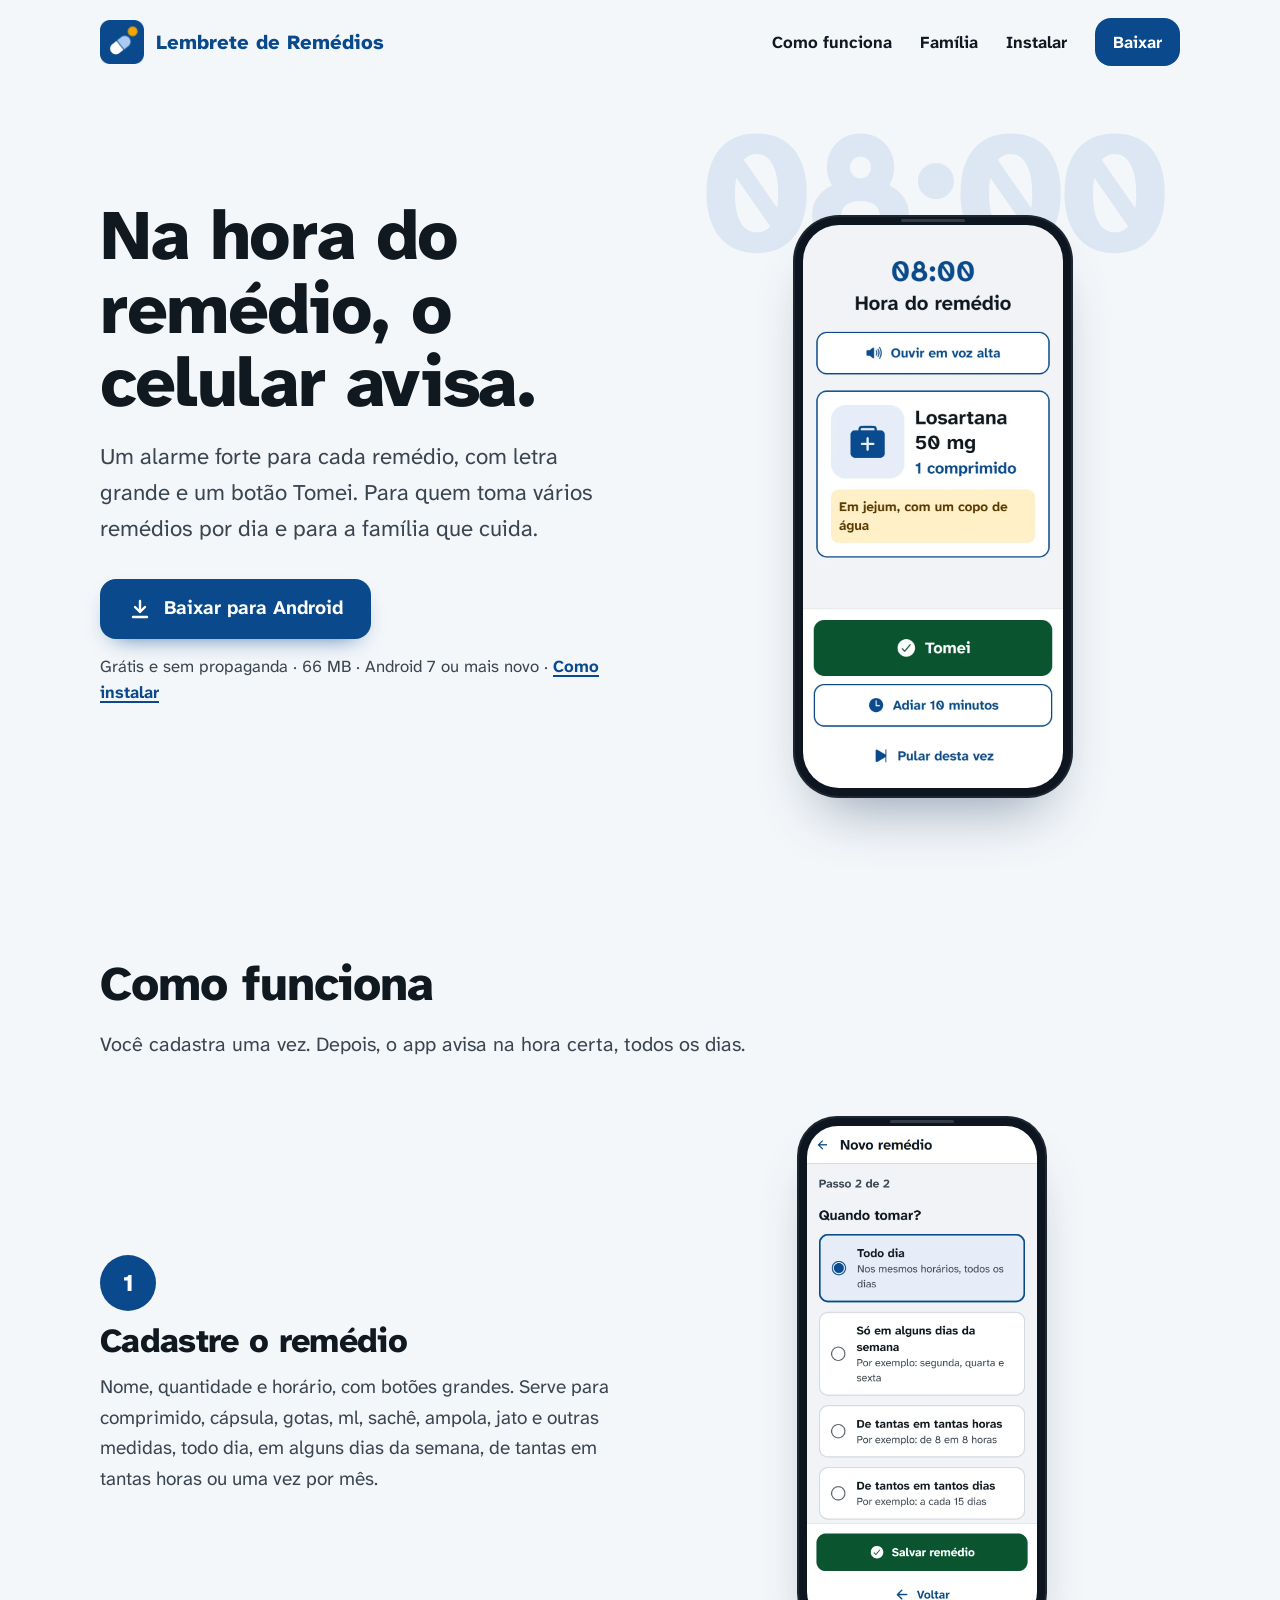
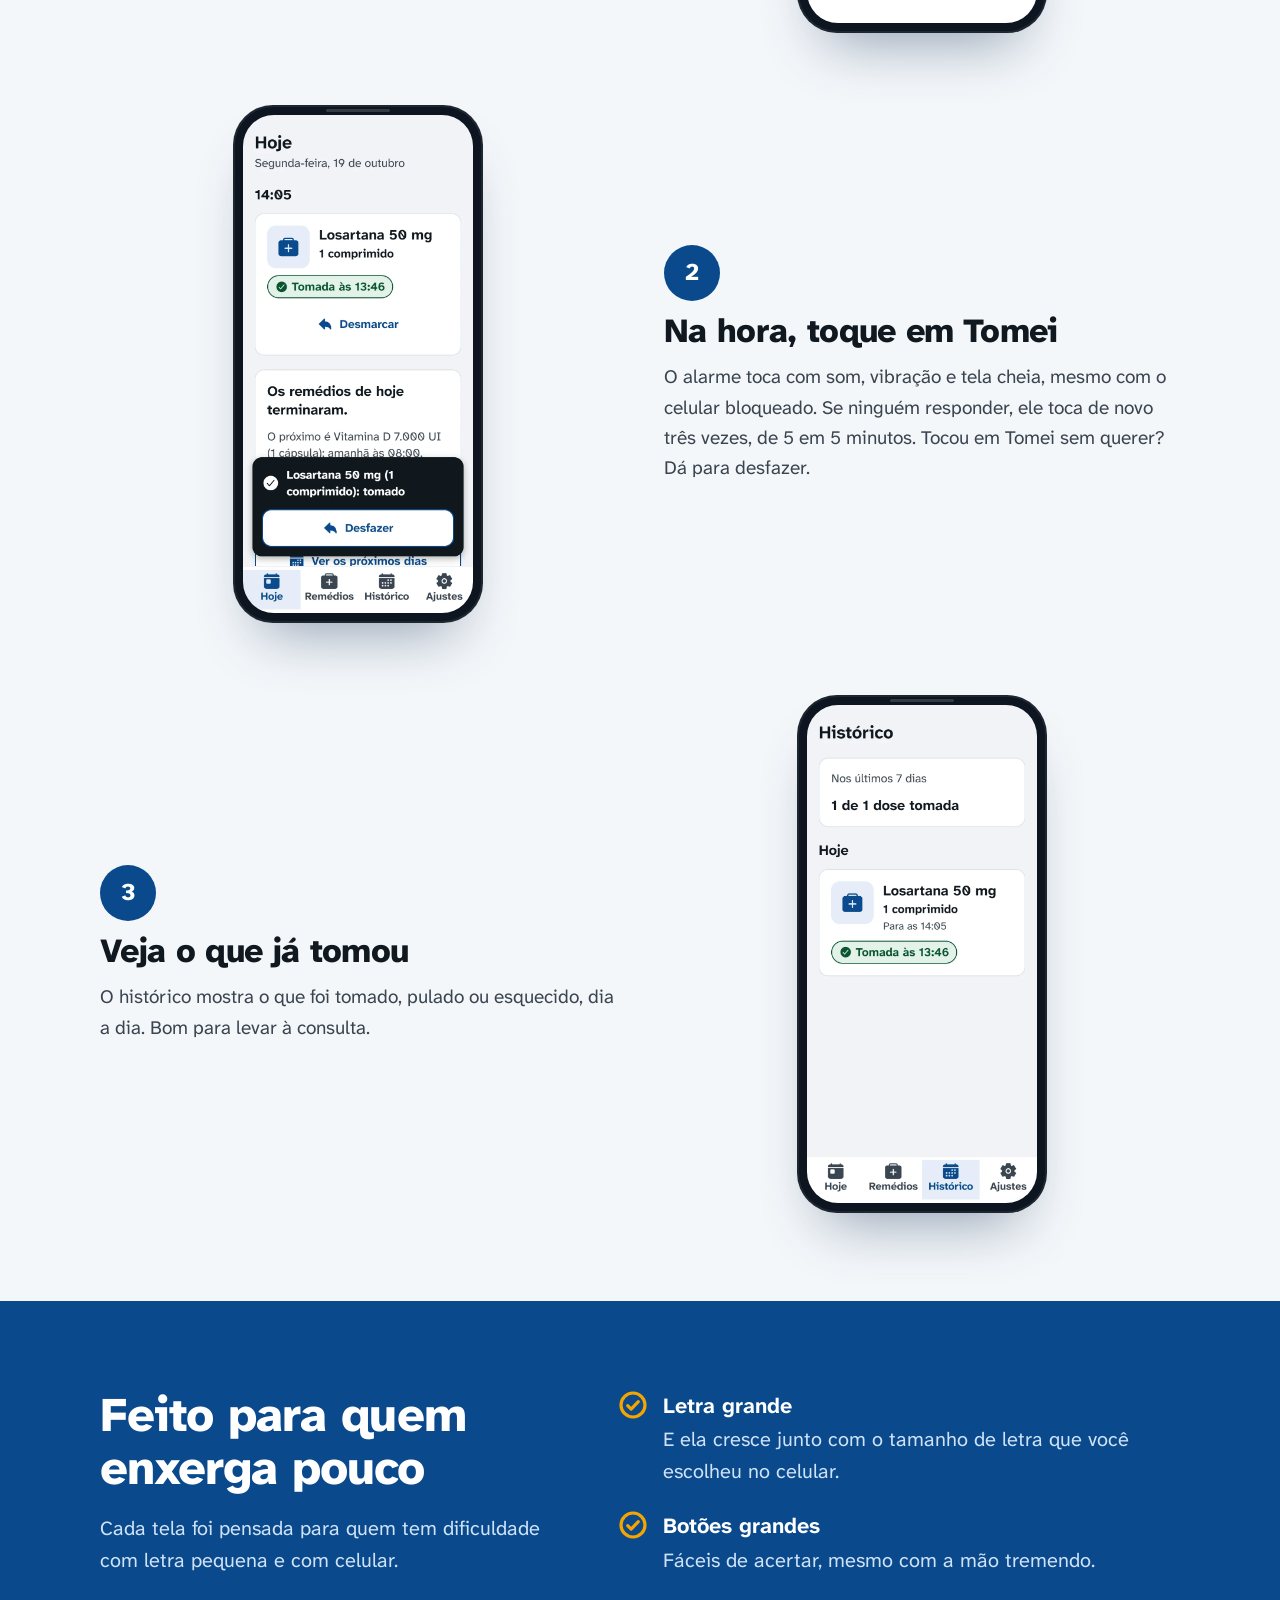
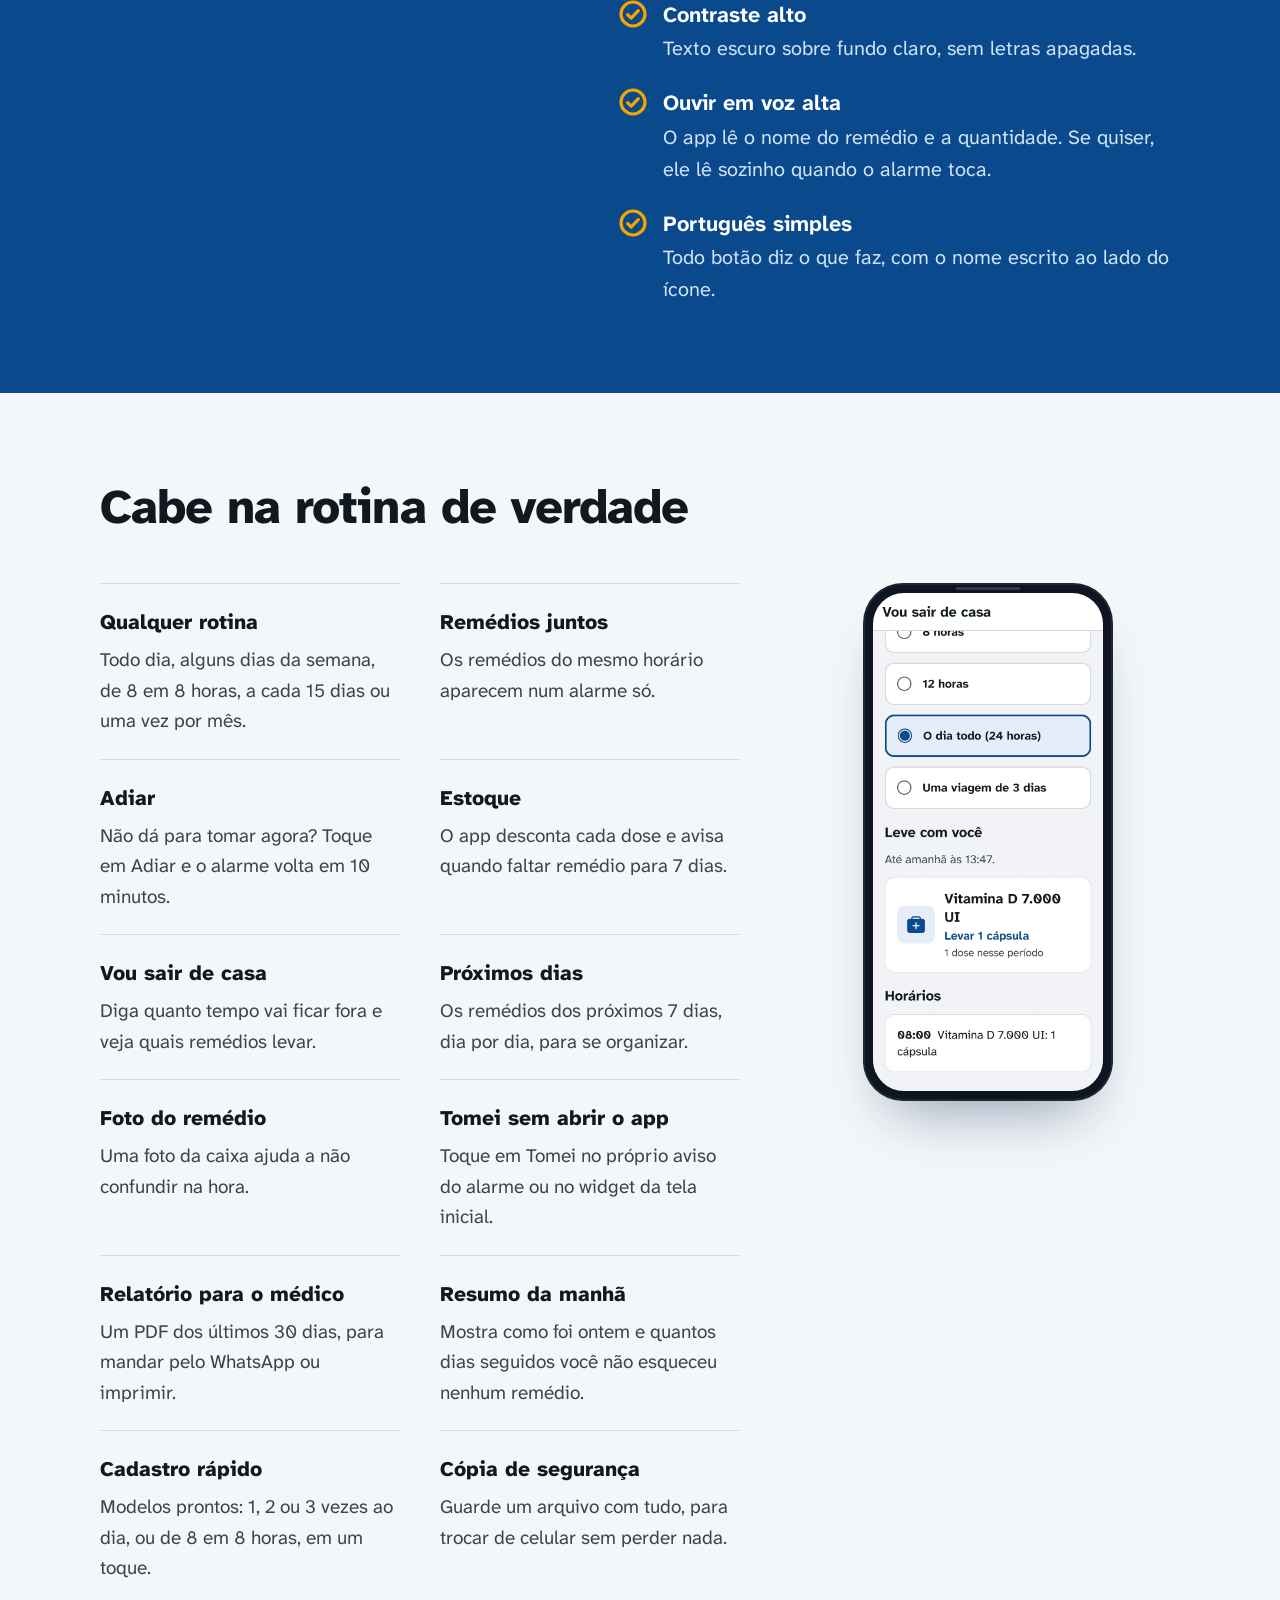
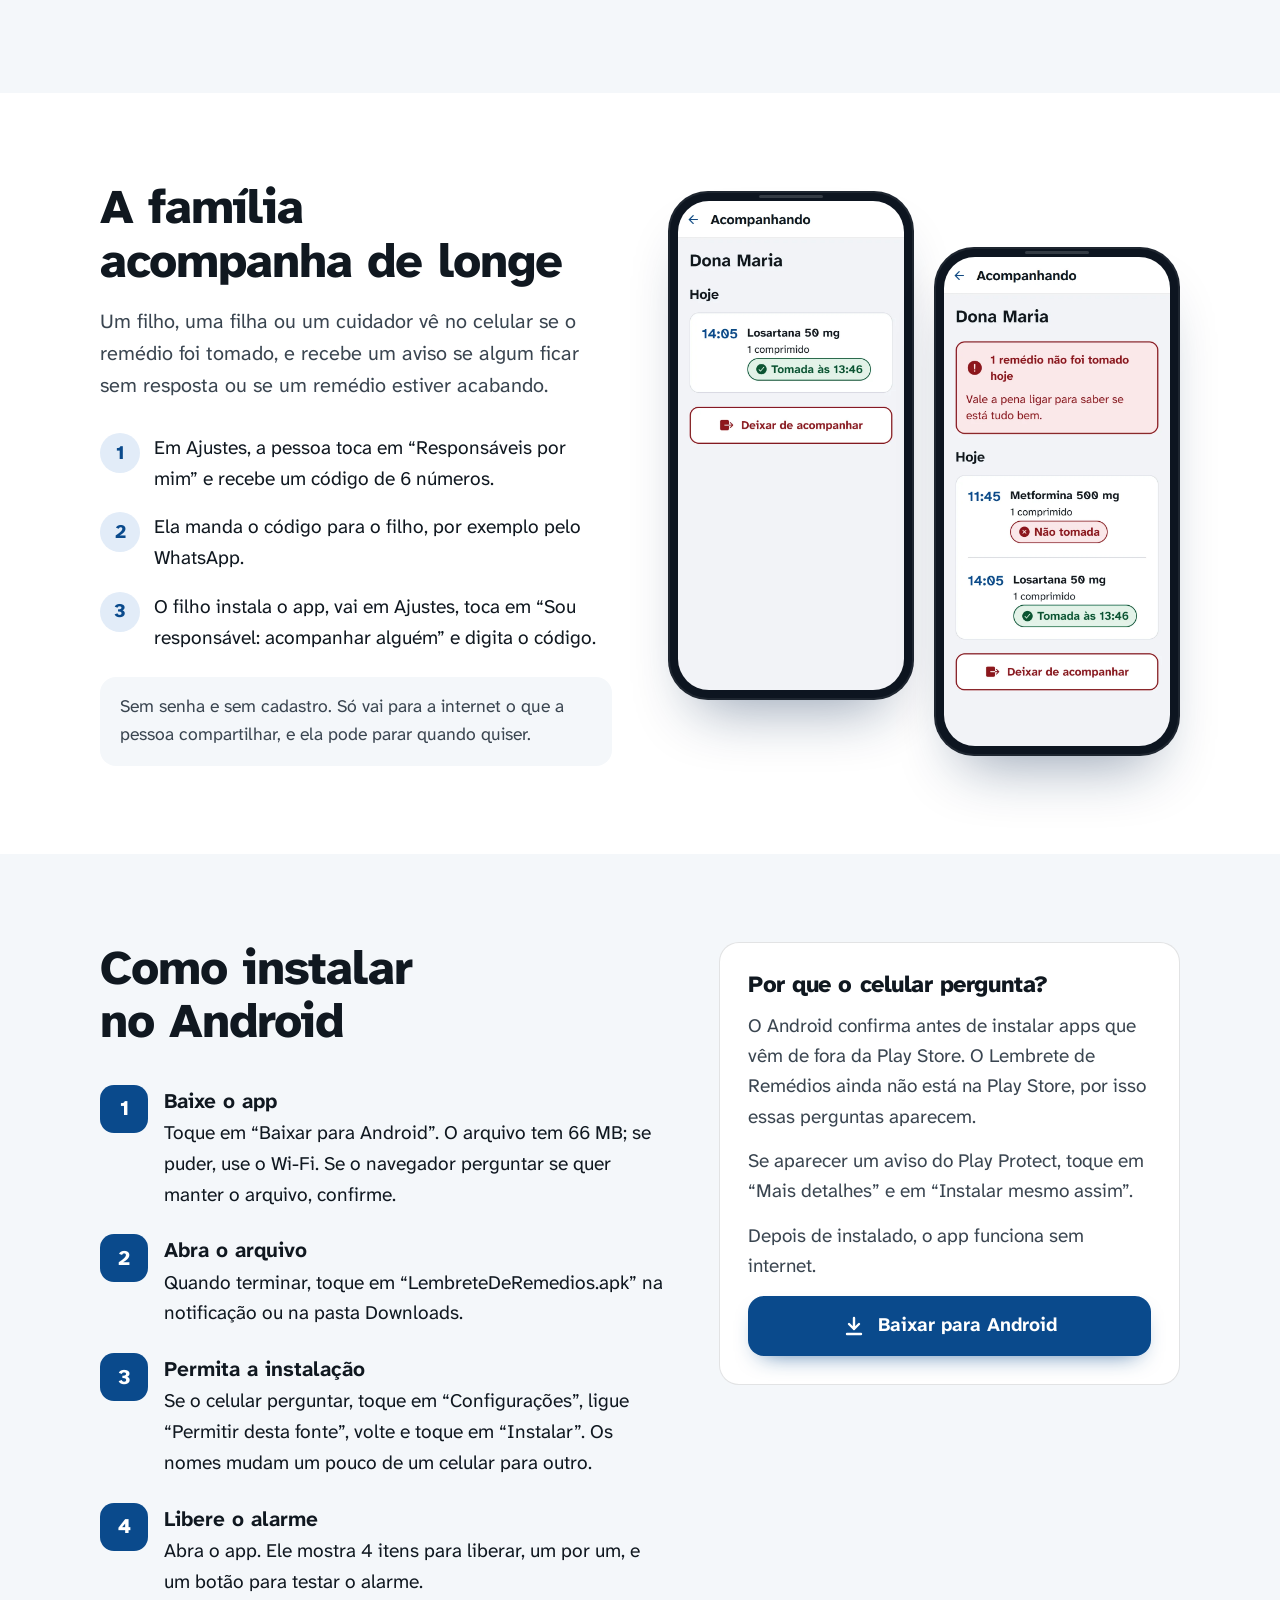
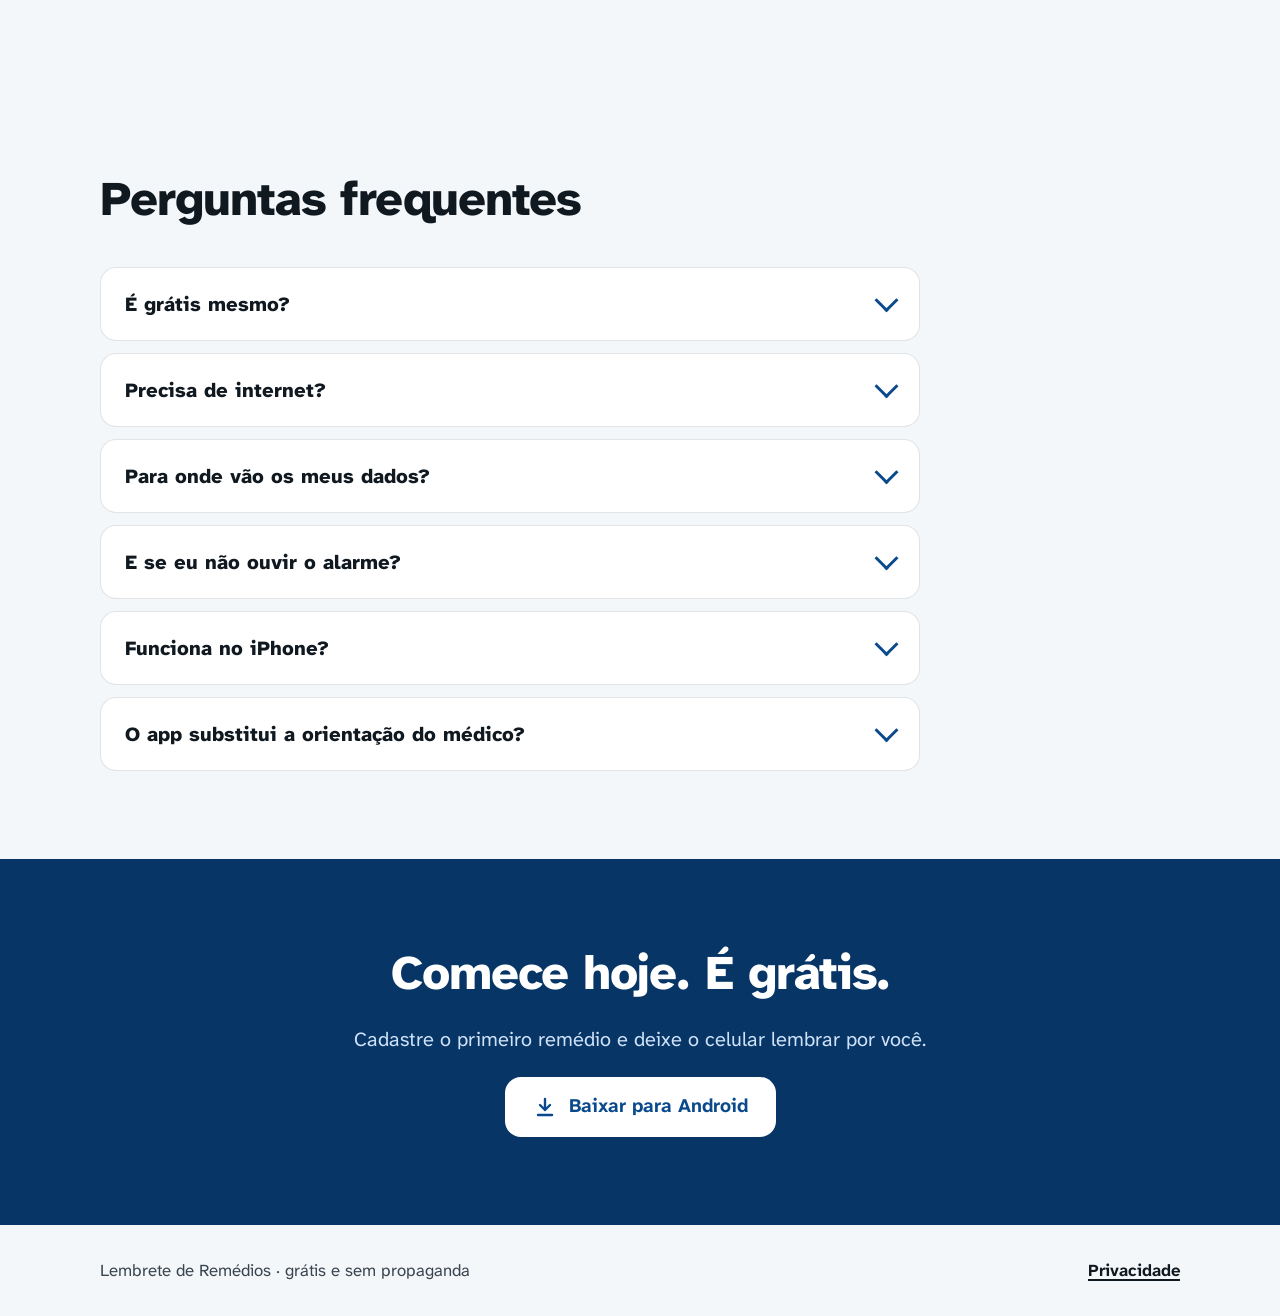
<file: index.html>
<!doctype html>
<html lang="pt-BR">
<head>
  <meta charset="utf-8">
  <meta name="viewport" content="width=device-width, initial-scale=1, viewport-fit=cover">
  <title>Lembrete de Remédios: alarme de remédio grátis para Android</title>
  <meta name="description" content="Um alarme forte na hora de cada remédio, com letra grande e um botão Tomei. Grátis, sem propaganda e sem limite de remédios. A família pode acompanhar.">
  <link rel="canonical" href="https://typwx.github.io/lembrete-remedios/">
  <meta name="theme-color" content="#0A4A8C">

  <meta property="og:type" content="website">
  <meta property="og:locale" content="pt_BR">
  <meta property="og:site_name" content="Lembrete de Remédios">
  <meta property="og:title" content="Lembrete de Remédios: na hora do remédio, o celular avisa">
  <meta property="og:description" content="Alarme forte, letra grande e um botão Tomei. Grátis e sem propaganda, para Android.">
  <meta property="og:url" content="https://typwx.github.io/lembrete-remedios/">
  <meta property="og:image" content="https://typwx.github.io/lembrete-remedios/og.png">
  <meta property="og:image:width" content="1200">
  <meta property="og:image:height" content="630">
  <meta property="og:image:alt" content="O app Lembrete de Remédios mostrando o alarme das 8 horas">
  <meta name="twitter:card" content="summary_large_image">

  <link rel="icon" type="image/png" href="favicon.png">
  <link rel="apple-touch-icon" href="apple-touch-icon.png">
  <link rel="preconnect" href="https://fonts.googleapis.com">
  <link rel="preconnect" href="https://fonts.gstatic.com" crossorigin>
  <link rel="stylesheet" href="https://fonts.googleapis.com/css2?family=Atkinson+Hyperlegible+Next:wght@400;700;800&display=swap">
  <link rel="stylesheet" href="estilo.css">

  <script type="application/ld+json">
  {
    "@context": "https://schema.org",
    "@type": "SoftwareApplication",
    "name": "Lembrete de Remédios",
    "description": "Alarme forte na hora de cada remédio, com letra grande, botão Tomei, histórico, estoque e acompanhamento pela família.",
    "operatingSystem": "Android 7.0 ou mais novo",
    "applicationCategory": "HealthApplication",
    "inLanguage": "pt-BR",
    "softwareVersion": "1.2.0",
    "fileSize": "66MB",
    "downloadUrl": "https://github.com/TypwX/lembrete-remedios/releases/latest/download/LembreteDeRemedios.apk",
    "image": "https://typwx.github.io/lembrete-remedios/icone.png",
    "offers": { "@type": "Offer", "price": "0", "priceCurrency": "BRL" }
  }
  </script>
</head>
<body>
  <a class="pular" href="#conteudo">Pular para o conteúdo</a>

  <header class="topo">
    <div class="largura">
      <a class="marca" href="./" aria-label="Lembrete de Remédios, início">
        <img src="icone-192.png" alt="Ícone do app" width="44" height="44">
        <span>Lembrete de Remédios</span>
      </a>
      <nav aria-label="Principal">
        <a href="#como-funciona">Como funciona</a>
        <a href="#familia">Família</a>
        <a href="#instalar">Instalar</a>
        <a class="botao pequeno" href="https://github.com/TypwX/lembrete-remedios/releases/latest/download/LembreteDeRemedios.apk">Baixar</a>
      </nav>
    </div>
  </header>

  <main id="conteudo">
    <section class="abertura" aria-labelledby="titulo">
      <div class="largura">
        <div>
          <h1 id="titulo">Na hora do remédio, o celular avisa.</h1>
          <p class="resumo">Um alarme forte para cada remédio, com letra grande e um botão Tomei. Para quem toma vários remédios por dia e para a família que cuida.</p>
          <div class="acao">
            <a class="botao" href="https://github.com/TypwX/lembrete-remedios/releases/latest/download/LembreteDeRemedios.apk">
              <svg viewBox="0 0 24 24" fill="none" stroke="currentColor" stroke-width="2.4" stroke-linecap="round" stroke-linejoin="round" aria-hidden="true"><path d="M12 4v11M7 10l5 5 5-5M5 20h14"/></svg>
              Baixar para Android
            </a>
            <p class="detalhes">Grátis e sem propaganda · 66 MB · Android 7 ou mais novo · <a href="#instalar">Como instalar</a></p>
          </div>
        </div>
        <div class="relogio">
          <span class="hora" aria-hidden="true">08:00</span>
          <figure class="celular">
            <img src="telas/alarme-0800.webp" width="390" height="844" fetchpriority="high" alt="Tela do alarme às 8 horas: Losartana 50 mg, 1 comprimido, em jejum, com os botões Tomei e Adiar 10 minutos.">
          </figure>
        </div>
      </div>
    </section>

    <section class="secao" id="como-funciona" aria-labelledby="titulo-como">
      <div class="largura">
        <h2 id="titulo-como">Como funciona</h2>
        <p class="intro">Você cadastra uma vez. Depois, o app avisa na hora certa, todos os dias.</p>
        <ol class="passos">
          <li class="passo">
            <div class="passo-texto">
              <span class="passo-numero" aria-hidden="true">1</span>
              <h3>Cadastre o remédio</h3>
              <p>Nome, quantidade e horário, com botões grandes. Serve para comprimido, cápsula, gotas, ml, sachê, ampola, jato e outras medidas, todo dia, em alguns dias da semana, de tantas em tantas horas ou uma vez por mês.</p>
            </div>
            <figure class="celular medio">
              <img src="telas/frequencias.webp" width="390" height="844" loading="lazy" alt="Cadastro do remédio, pergunta Quando tomar: Todo dia, Só em alguns dias da semana, De tantas em tantas horas ou De tantos em tantos dias.">
            </figure>
          </li>
          <li class="passo">
            <div class="passo-texto">
              <span class="passo-numero" aria-hidden="true">2</span>
              <h3>Na hora, toque em Tomei</h3>
              <p>O alarme toca com som, vibração e tela cheia, mesmo com o celular bloqueado. Se ninguém responder, ele toca de novo três vezes, de 5 em 5 minutos. Tocou em Tomei sem querer? Dá para desfazer.</p>
            </div>
            <figure class="celular medio">
              <img src="telas/tomei.webp" width="390" height="844" loading="lazy" alt="Tela Hoje com a Losartana marcada como tomada às 13:46 e o botão Desfazer.">
            </figure>
          </li>
          <li class="passo">
            <div class="passo-texto">
              <span class="passo-numero" aria-hidden="true">3</span>
              <h3>Veja o que já tomou</h3>
              <p>O histórico mostra o que foi tomado, pulado ou esquecido, dia a dia. Bom para levar à consulta.</p>
            </div>
            <figure class="celular medio">
              <img src="telas/historico.webp" width="390" height="844" loading="lazy" alt="Tela Histórico: nos últimos 7 dias, 1 de 1 dose tomada.">
            </figure>
          </li>
        </ol>
      </div>
    </section>

    <section class="secao faixa" aria-labelledby="titulo-visao">
      <div class="largura">
        <div>
          <h2 id="titulo-visao">Feito para quem enxerga pouco</h2>
          <p class="intro">Cada tela foi pensada para quem tem dificuldade com letra pequena e com celular.</p>
        </div>
        <ul class="fatos">
          <li><svg viewBox="0 0 24 24" fill="none" stroke="currentColor" stroke-width="2.4" stroke-linecap="round" stroke-linejoin="round" aria-hidden="true"><circle cx="12" cy="12" r="9"/><path d="M8 12.5l2.6 2.6L16 9.5"/></svg><p><strong>Letra grande</strong><span>E ela cresce junto com o tamanho de letra que você escolheu no celular.</span></p></li>
          <li><svg viewBox="0 0 24 24" fill="none" stroke="currentColor" stroke-width="2.4" stroke-linecap="round" stroke-linejoin="round" aria-hidden="true"><circle cx="12" cy="12" r="9"/><path d="M8 12.5l2.6 2.6L16 9.5"/></svg><p><strong>Botões grandes</strong><span>Fáceis de acertar, mesmo com a mão tremendo.</span></p></li>
          <li><svg viewBox="0 0 24 24" fill="none" stroke="currentColor" stroke-width="2.4" stroke-linecap="round" stroke-linejoin="round" aria-hidden="true"><circle cx="12" cy="12" r="9"/><path d="M8 12.5l2.6 2.6L16 9.5"/></svg><p><strong>Contraste alto</strong><span>Texto escuro sobre fundo claro, sem letras apagadas.</span></p></li>
          <li><svg viewBox="0 0 24 24" fill="none" stroke="currentColor" stroke-width="2.4" stroke-linecap="round" stroke-linejoin="round" aria-hidden="true"><circle cx="12" cy="12" r="9"/><path d="M8 12.5l2.6 2.6L16 9.5"/></svg><p><strong>Ouvir em voz alta</strong><span>O app lê o nome do remédio e a quantidade. Se quiser, ele lê sozinho quando o alarme toca.</span></p></li>
          <li><svg viewBox="0 0 24 24" fill="none" stroke="currentColor" stroke-width="2.4" stroke-linecap="round" stroke-linejoin="round" aria-hidden="true"><circle cx="12" cy="12" r="9"/><path d="M8 12.5l2.6 2.6L16 9.5"/></svg><p><strong>Português simples</strong><span>Todo botão diz o que faz, com o nome escrito ao lado do ícone.</span></p></li>
        </ul>
      </div>
    </section>

    <section class="secao" id="recursos" aria-labelledby="titulo-recursos">
      <div class="largura">
        <h2 id="titulo-recursos">Cabe na rotina de verdade</h2>
        <div class="recursos">
          <dl>
            <div><dt>Qualquer rotina</dt><dd>Todo dia, alguns dias da semana, de 8 em 8 horas, a cada 15 dias ou uma vez por mês.</dd></div>
            <div><dt>Remédios juntos</dt><dd>Os remédios do mesmo horário aparecem num alarme só.</dd></div>
            <div><dt>Adiar</dt><dd>Não dá para tomar agora? Toque em Adiar e o alarme volta em 10 minutos.</dd></div>
            <div><dt>Estoque</dt><dd>O app desconta cada dose e avisa quando faltar remédio para 7 dias.</dd></div>
            <div><dt>Vou sair de casa</dt><dd>Diga quanto tempo vai ficar fora e veja quais remédios levar.</dd></div>
            <div><dt>Próximos dias</dt><dd>Os remédios dos próximos 7 dias, dia por dia, para se organizar.</dd></div>
            <div><dt>Foto do remédio</dt><dd>Uma foto da caixa ajuda a não confundir na hora.</dd></div>
            <div><dt>Tomei sem abrir o app</dt><dd>Toque em Tomei no próprio aviso do alarme ou no widget da tela inicial.</dd></div>
            <div><dt>Relatório para o médico</dt><dd>Um PDF dos últimos 30 dias, para mandar pelo WhatsApp ou imprimir.</dd></div>
            <div><dt>Resumo da manhã</dt><dd>Mostra como foi ontem e quantos dias seguidos você não esqueceu nenhum remédio.</dd></div>
            <div><dt>Cadastro rápido</dt><dd>Modelos prontos: 1, 2 ou 3 vezes ao dia, ou de 8 em 8 horas, em um toque.</dd></div>
            <div><dt>Cópia de segurança</dt><dd>Guarde um arquivo com tudo, para trocar de celular sem perder nada.</dd></div>
          </dl>
          <figure class="celular medio">
            <img src="telas/vou-sair.webp" width="390" height="844" loading="lazy" alt="Tela Vou sair de casa: para o dia todo, levar 1 cápsula de Vitamina D.">
          </figure>
        </div>
      </div>
    </section>

    <section class="secao familia" id="familia" aria-labelledby="titulo-familia">
      <div class="largura">
        <div>
          <h2 id="titulo-familia">A família acompanha de longe</h2>
          <p class="intro">Um filho, uma filha ou um cuidador vê no celular se o remédio foi tomado, e recebe um aviso se algum ficar sem resposta ou se um remédio estiver acabando.</p>
          <ol class="etapas">
            <li>Em Ajustes, a pessoa toca em “Responsáveis por mim” e recebe um código de 6 números.</li>
            <li>Ela manda o código para o filho, por exemplo pelo WhatsApp.</li>
            <li>O filho instala o app, vai em Ajustes, toca em “Sou responsável: acompanhar alguém” e digita o código.</li>
          </ol>
          <p class="nota">Sem senha e sem cadastro. Só vai para a internet o que a pessoa compartilhar, e ela pode parar quando quiser.</p>
        </div>
        <div class="dupla">
          <figure class="celular medio">
            <img src="telas/joao-acompanha.webp" width="390" height="844" loading="lazy" alt="Celular do filho, tela Acompanhando: Dona Maria tomou a Losartana 50 mg às 13:46.">
          </figure>
          <figure class="celular medio">
            <img src="telas/joao-alerta.webp" width="390" height="844" loading="lazy" alt="Celular do filho com o aviso: 1 remédio não foi tomado hoje. Vale a pena ligar para saber se está tudo bem.">
          </figure>
        </div>
      </div>
    </section>

    <section class="secao instalar" id="instalar" aria-labelledby="titulo-instalar">
      <div class="largura">
        <div>
          <h2 id="titulo-instalar">Como instalar no Android</h2>
          <ol class="instrucoes">
            <li><p><strong>Baixe o app</strong>Toque em “Baixar para Android”. O arquivo tem 66 MB; se puder, use o Wi-Fi. Se o navegador perguntar se quer manter o arquivo, confirme.</p></li>
            <li><p><strong>Abra o arquivo</strong>Quando terminar, toque em “LembreteDeRemedios.apk” na notificação ou na pasta Downloads.</p></li>
            <li><p><strong>Permita a instalação</strong>Se o celular perguntar, toque em “Configurações”, ligue “Permitir desta fonte”, volte e toque em “Instalar”. Os nomes mudam um pouco de um celular para outro.</p></li>
            <li><p><strong>Libere o alarme</strong>Abra o app. Ele mostra 4 itens para liberar, um por um, e um botão para testar o alarme.</p></li>
          </ol>
        </div>
        <aside class="aviso-instalar" aria-labelledby="titulo-aviso">
          <h3 id="titulo-aviso">Por que o celular pergunta?</h3>
          <p>O Android confirma antes de instalar apps que vêm de fora da Play Store. O Lembrete de Remédios ainda não está na Play Store, por isso essas perguntas aparecem.</p>
          <p>Se aparecer um aviso do Play Protect, toque em “Mais detalhes” e em “Instalar mesmo assim”.</p>
          <p>Depois de instalado, o app funciona sem internet.</p>
          <a class="botao" href="https://github.com/TypwX/lembrete-remedios/releases/latest/download/LembreteDeRemedios.apk">
            <svg viewBox="0 0 24 24" fill="none" stroke="currentColor" stroke-width="2.4" stroke-linecap="round" stroke-linejoin="round" aria-hidden="true"><path d="M12 4v11M7 10l5 5 5-5M5 20h14"/></svg>
            Baixar para Android
          </a>
        </aside>
      </div>
    </section>

    <section class="secao" id="perguntas" aria-labelledby="titulo-perguntas">
      <div class="largura">
        <h2 id="titulo-perguntas">Perguntas frequentes</h2>
        <div class="perguntas">
          <details>
            <summary>É grátis mesmo?</summary>
            <p>Sim. Não tem versão paga, não tem propaganda e não tem limite de remédios.</p>
          </details>
          <details>
            <summary>Precisa de internet?</summary>
            <p>Não. O alarme e tudo o que você cadastra funcionam sem internet. A internet só é usada se você convidar alguém da família para acompanhar.</p>
          </details>
          <details>
            <summary>Para onde vão os meus dados?</summary>
            <p>Ficam no seu celular. Se você convidar um responsável, o seu nome, o nome dos remédios, a quantidade, os horários e se você tomou vão para um servidor do Google, só para quem você convidou ver. Fotos e observações não saem do celular. Leia a <a href="privacidade.html">política de privacidade</a>.</p>
          </details>
          <details>
            <summary>E se eu não ouvir o alarme?</summary>
            <p>Ele toca de novo três vezes, de 5 em 5 minutos. Se ninguém responder, a dose fica marcada como não tomada e, se você tiver um responsável, ele recebe um aviso no celular dele.</p>
          </details>
          <details>
            <summary>Funciona no iPhone?</summary>
            <p>Ainda não. Por enquanto, só no Android 7 ou mais novo.</p>
          </details>
          <details>
            <summary>O app substitui a orientação do médico?</summary>
            <p>Não. Ele só lembra o que você cadastrou. Siga sempre a receita e, em caso de dúvida, fale com o médico ou o farmacêutico.</p>
          </details>
        </div>
      </div>
    </section>

    <section class="secao fecho" aria-labelledby="titulo-fecho">
      <div class="largura">
        <h2 id="titulo-fecho">Comece hoje. É grátis.</h2>
        <p>Cadastre o primeiro remédio e deixe o celular lembrar por você.</p>
        <a class="botao" href="https://github.com/TypwX/lembrete-remedios/releases/latest/download/LembreteDeRemedios.apk">
          <svg viewBox="0 0 24 24" fill="none" stroke="currentColor" stroke-width="2.4" stroke-linecap="round" stroke-linejoin="round" aria-hidden="true"><path d="M12 4v11M7 10l5 5 5-5M5 20h14"/></svg>
          Baixar para Android
        </a>
      </div>
    </section>
  </main>

  <footer class="rodape">
    <div class="largura">
      <span>Lembrete de Remédios · grátis e sem propaganda</span>
      <a href="privacidade.html">Privacidade</a>
    </div>
  </footer>
</body>
</html>
</file>
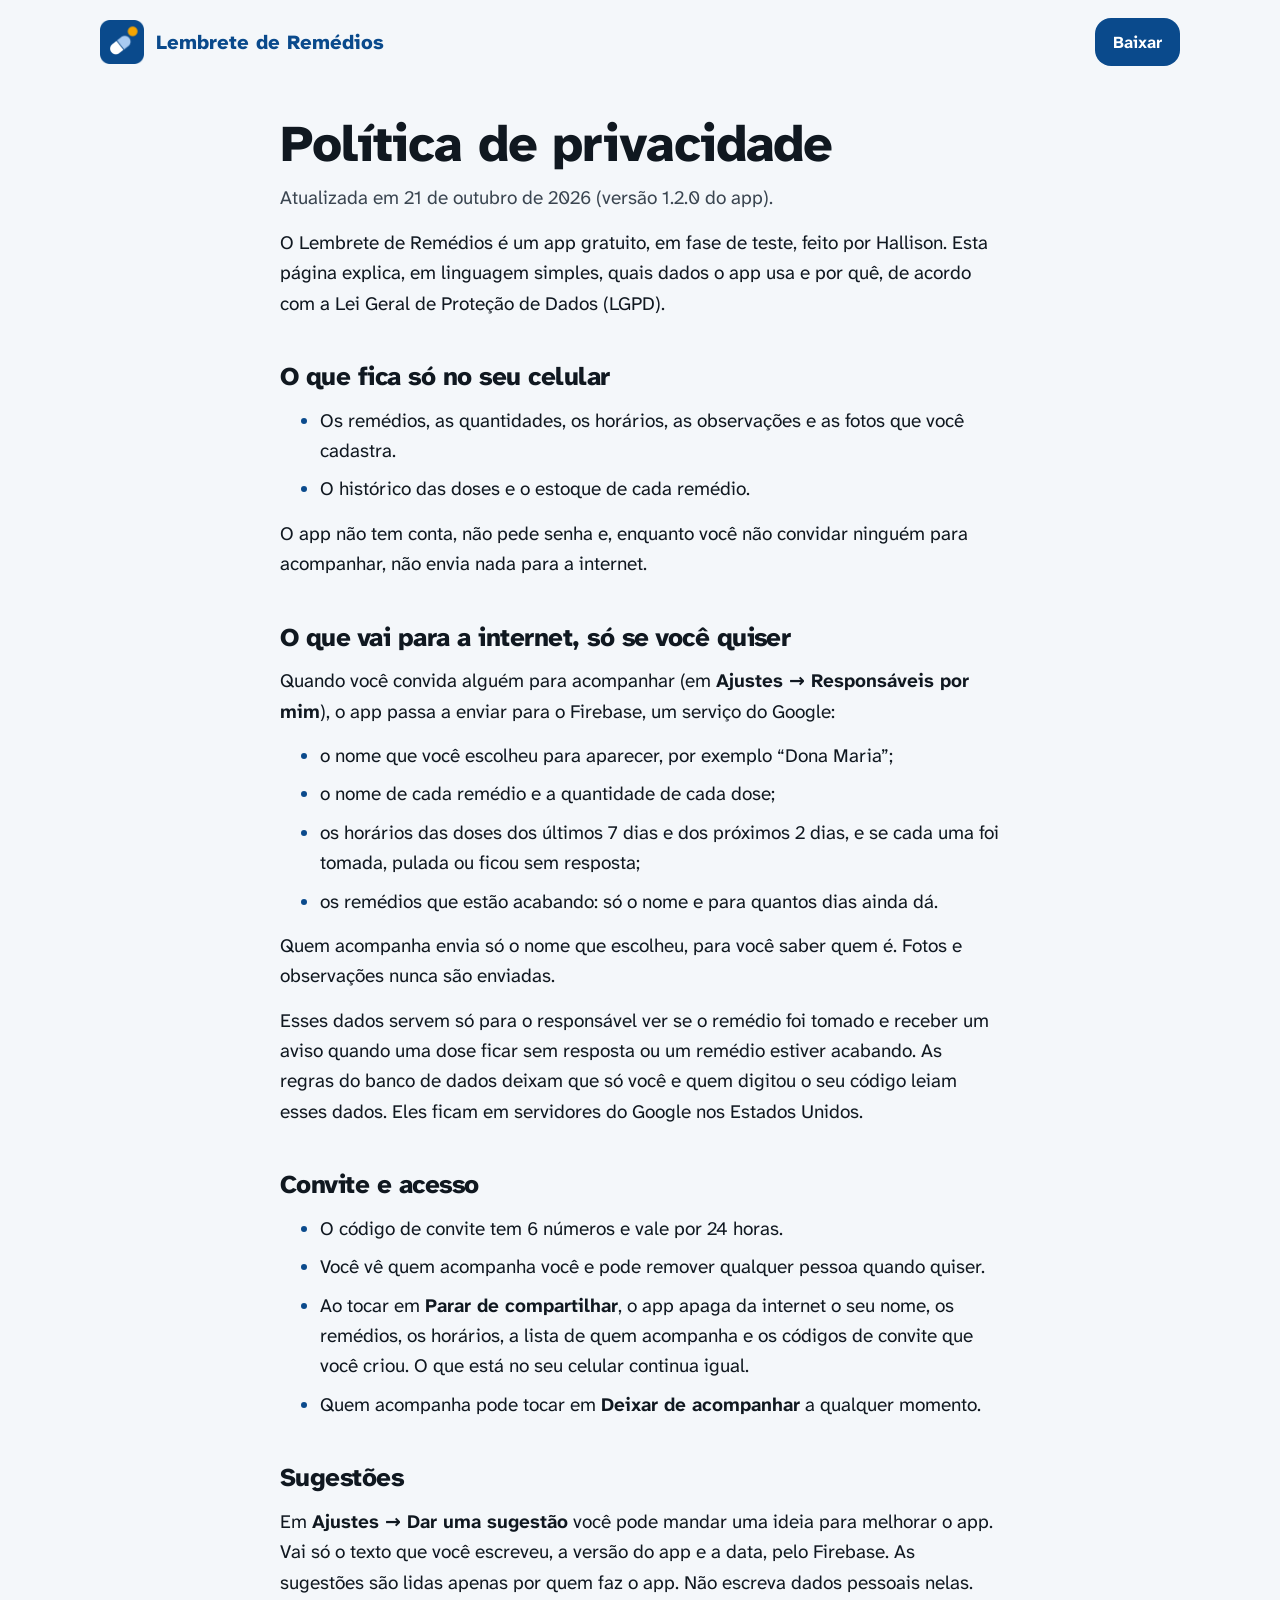
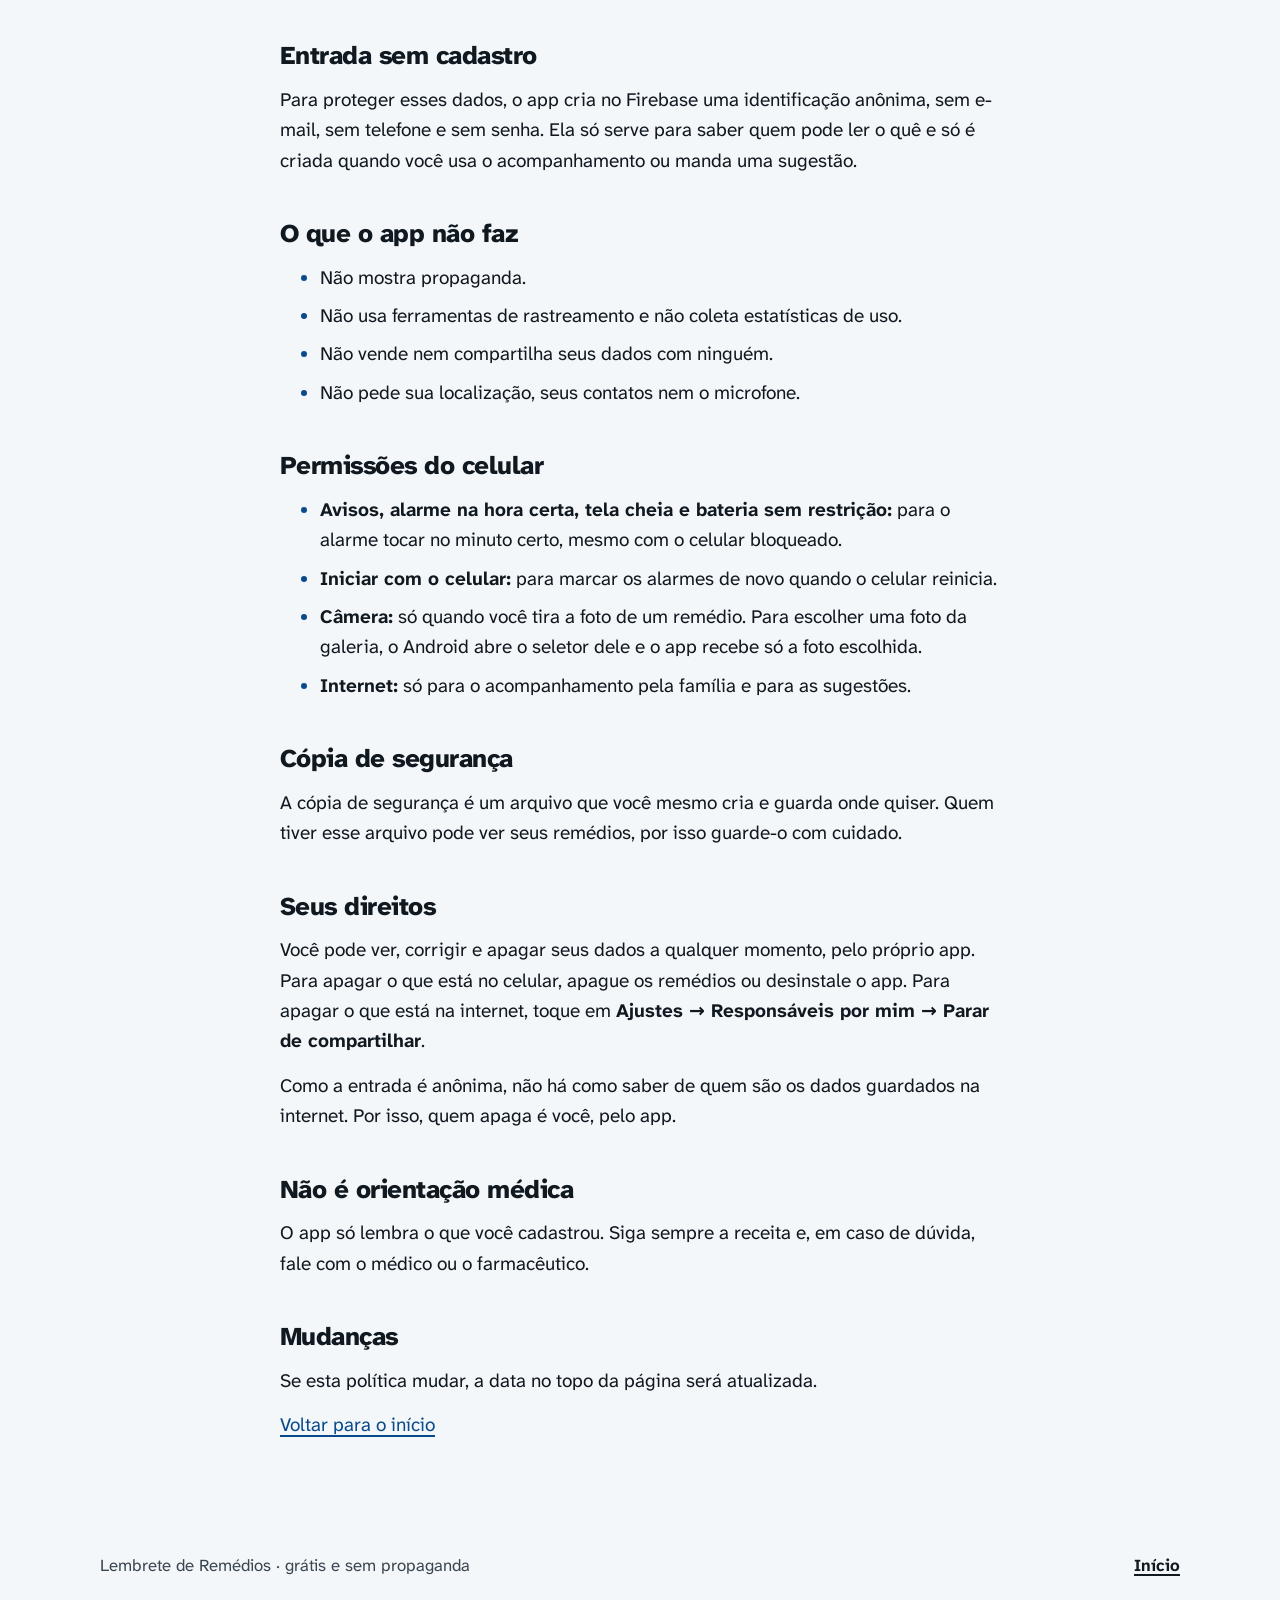
<file: privacidade.html>
<!doctype html>
<html lang="pt-BR">
<head>
  <meta charset="utf-8">
  <meta name="viewport" content="width=device-width, initial-scale=1, viewport-fit=cover">
  <title>Privacidade do Lembrete de Remédios</title>
  <meta name="description" content="Quais dados o app Lembrete de Remédios usa, onde ficam e como apagar, em linguagem simples.">
  <link rel="canonical" href="https://typwx.github.io/lembrete-remedios/privacidade.html">
  <meta name="theme-color" content="#0A4A8C">
  <link rel="icon" type="image/png" href="favicon.png">
  <link rel="apple-touch-icon" href="apple-touch-icon.png">
  <link rel="preconnect" href="https://fonts.googleapis.com">
  <link rel="preconnect" href="https://fonts.gstatic.com" crossorigin>
  <link rel="stylesheet" href="https://fonts.googleapis.com/css2?family=Atkinson+Hyperlegible+Next:wght@400;700;800&display=swap">
  <link rel="stylesheet" href="estilo.css">
</head>
<body>
  <a class="pular" href="#conteudo">Pular para o conteúdo</a>

  <header class="topo">
    <div class="largura">
      <a class="marca" href="./" aria-label="Lembrete de Remédios, início">
        <img src="icone-192.png" alt="Ícone do app" width="44" height="44">
        <span>Lembrete de Remédios</span>
      </a>
      <nav aria-label="Principal">
        <a class="botao pequeno" href="https://github.com/TypwX/lembrete-remedios/releases/latest/download/LembreteDeRemedios.apk">Baixar</a>
      </nav>
    </div>
  </header>

  <main id="conteudo" class="largura texto-longo">
    <h1>Política de privacidade</h1>
    <p class="data">Atualizada em 21 de outubro de 2026 (versão 1.2.0 do app).</p>

    <p>O Lembrete de Remédios é um app gratuito, em fase de teste, feito por Hallison. Esta página explica, em linguagem simples, quais dados o app usa e por quê, de acordo com a Lei Geral de Proteção de Dados (LGPD).</p>

    <h2>O que fica só no seu celular</h2>
    <ul>
      <li>Os remédios, as quantidades, os horários, as observações e as fotos que você cadastra.</li>
      <li>O histórico das doses e o estoque de cada remédio.</li>
    </ul>
    <p>O app não tem conta, não pede senha e, enquanto você não convidar ninguém para acompanhar, não envia nada para a internet.</p>

    <h2>O que vai para a internet, só se você quiser</h2>
    <p>Quando você convida alguém para acompanhar (em <strong>Ajustes → Responsáveis por mim</strong>), o app passa a enviar para o Firebase, um serviço do Google:</p>
    <ul>
      <li>o nome que você escolheu para aparecer, por exemplo “Dona Maria”;</li>
      <li>o nome de cada remédio e a quantidade de cada dose;</li>
      <li>os horários das doses dos últimos 7 dias e dos próximos 2 dias, e se cada uma foi tomada, pulada ou ficou sem resposta;</li>
      <li>os remédios que estão acabando: só o nome e para quantos dias ainda dá.</li>
    </ul>
    <p>Quem acompanha envia só o nome que escolheu, para você saber quem é. Fotos e observações nunca são enviadas.</p>
    <p>Esses dados servem só para o responsável ver se o remédio foi tomado e receber um aviso quando uma dose ficar sem resposta ou um remédio estiver acabando. As regras do banco de dados deixam que só você e quem digitou o seu código leiam esses dados. Eles ficam em servidores do Google nos Estados Unidos.</p>

    <h2>Convite e acesso</h2>
    <ul>
      <li>O código de convite tem 6 números e vale por 24 horas.</li>
      <li>Você vê quem acompanha você e pode remover qualquer pessoa quando quiser.</li>
      <li>Ao tocar em <strong>Parar de compartilhar</strong>, o app apaga da internet o seu nome, os remédios, os horários, a lista de quem acompanha e os códigos de convite que você criou. O que está no seu celular continua igual.</li>
      <li>Quem acompanha pode tocar em <strong>Deixar de acompanhar</strong> a qualquer momento.</li>
    </ul>

    <h2>Sugestões</h2>
    <p>Em <strong>Ajustes → Dar uma sugestão</strong> você pode mandar uma ideia para melhorar o app. Vai só o texto que você escreveu, a versão do app e a data, pelo Firebase. As sugestões são lidas apenas por quem faz o app. Não escreva dados pessoais nelas.</p>

    <h2>Entrada sem cadastro</h2>
    <p>Para proteger esses dados, o app cria no Firebase uma identificação anônima, sem e-mail, sem telefone e sem senha. Ela só serve para saber quem pode ler o quê e só é criada quando você usa o acompanhamento ou manda uma sugestão.</p>

    <h2>O que o app não faz</h2>
    <ul>
      <li>Não mostra propaganda.</li>
      <li>Não usa ferramentas de rastreamento e não coleta estatísticas de uso.</li>
      <li>Não vende nem compartilha seus dados com ninguém.</li>
      <li>Não pede sua localização, seus contatos nem o microfone.</li>
    </ul>

    <h2>Permissões do celular</h2>
    <ul>
      <li><strong>Avisos, alarme na hora certa, tela cheia e bateria sem restrição:</strong> para o alarme tocar no minuto certo, mesmo com o celular bloqueado.</li>
      <li><strong>Iniciar com o celular:</strong> para marcar os alarmes de novo quando o celular reinicia.</li>
      <li><strong>Câmera:</strong> só quando você tira a foto de um remédio. Para escolher uma foto da galeria, o Android abre o seletor dele e o app recebe só a foto escolhida.</li>
      <li><strong>Internet:</strong> só para o acompanhamento pela família e para as sugestões.</li>
    </ul>

    <h2>Cópia de segurança</h2>
    <p>A cópia de segurança é um arquivo que você mesmo cria e guarda onde quiser. Quem tiver esse arquivo pode ver seus remédios, por isso guarde-o com cuidado.</p>

    <h2>Seus direitos</h2>
    <p>Você pode ver, corrigir e apagar seus dados a qualquer momento, pelo próprio app. Para apagar o que está no celular, apague os remédios ou desinstale o app. Para apagar o que está na internet, toque em <strong>Ajustes → Responsáveis por mim → Parar de compartilhar</strong>.</p>
    <p>Como a entrada é anônima, não há como saber de quem são os dados guardados na internet. Por isso, quem apaga é você, pelo app.</p>

    <h2>Não é orientação médica</h2>
    <p>O app só lembra o que você cadastrou. Siga sempre a receita e, em caso de dúvida, fale com o médico ou o farmacêutico.</p>

    <h2>Mudanças</h2>
    <p>Se esta política mudar, a data no topo da página será atualizada.</p>

    <p><a href="./">Voltar para o início</a></p>
  </main>

  <footer class="rodape">
    <div class="largura">
      <span>Lembrete de Remédios · grátis e sem propaganda</span>
      <a href="./">Início</a>
    </div>
  </footer>
</body>
</html>
</file>
<file: estilo.css>
/* Lembrete de Remédios: página de download.
   Mesmo mundo visual do app: azul do app, fonte Atkinson Hyperlegible (feita para
   quem enxerga pouco), fundo gelo e contraste alto. Uma única ousadia: a hora do
   alarme gigante atrás do celular na abertura. */

:root {
  --gelo: #F4F7FA;
  --branco: #FFFFFF;
  --tinta: #101820;
  --tinta-suave: #3A4550;
  --azul: #0A4A8C;
  --azul-escuro: #073566;
  --azul-claro: #E2ECF8;
  --azul-numero: #DCE7F3;
  --verde: #0A5530;
  --ambar: #F5A400;
  --borda: rgba(16, 24, 32, 0.12);
  --sombra-celular: 0 34px 60px -28px rgba(10, 40, 80, 0.45);
  --raio: 16px;
  --fonte: "Atkinson Hyperlegible Next", "Atkinson Hyperlegible", system-ui, -apple-system, "Segoe UI", Roboto, sans-serif;
  --ease-out: cubic-bezier(0.23, 1, 0.32, 1);
  color-scheme: light;
}

* { box-sizing: border-box; }
html { scroll-behavior: smooth; -webkit-text-size-adjust: 100%; }
body {
  margin: 0;
  background: var(--gelo);
  color: var(--tinta);
  font-family: var(--fonte);
  font-size: 1.1875rem;
  line-height: 1.6;
  overflow-wrap: break-word;
}
h1, h2, h3, p, ol, ul, dl, dd, figure { margin: 0; }
h1, h2, h3 { text-wrap: balance; line-height: 1.12; letter-spacing: -0.02em; }
img { max-width: 100%; height: auto; display: block; }
a { color: var(--azul); text-underline-offset: 0.2em; text-decoration-thickness: 2px; }
::selection { background: var(--azul); color: var(--branco); }
:focus-visible { outline: 3px solid var(--ambar); outline-offset: 3px; border-radius: 6px; }

.largura {
  width: 100%;
  max-width: 1120px;
  margin-inline: auto;
  padding-left: max(20px, env(safe-area-inset-left, 0px));
  padding-right: max(20px, env(safe-area-inset-right, 0px));
}

.pular {
  position: absolute; left: 12px; top: -60px; z-index: 10;
  background: var(--tinta); color: var(--branco); padding: 10px 16px; border-radius: 10px; font-weight: 700;
}
.pular:focus { top: 12px; }

/* ── Topo ── */
.topo { padding-block: 18px; }
.topo .largura { display: flex; align-items: center; justify-content: space-between; gap: 16px; }
.marca { display: inline-flex; align-items: center; gap: 12px; color: var(--azul); font-weight: 800; font-size: 1.25rem; text-decoration: none; }
.marca img { width: 44px; height: 44px; }
.topo nav { display: flex; align-items: center; gap: 28px; }
.topo nav a:not(.botao) { color: var(--tinta); font-weight: 700; text-decoration: none; font-size: 1.05rem; }

/* ── Botões ── */
.botao {
  display: inline-flex; align-items: center; justify-content: center; gap: 12px;
  min-height: 60px; padding: 0 28px; border-radius: var(--raio);
  background: var(--azul); color: var(--branco); font-weight: 700; font-size: 1.2rem; text-decoration: none;
  box-shadow: 0 10px 24px -14px rgba(10, 74, 140, 0.9);
  transition: transform 160ms var(--ease-out), background-color 160ms ease;
}
.botao:active { transform: scale(0.97); }
.botao svg { width: 24px; height: 24px; flex: none; }
.botao.pequeno { min-height: 48px; padding: 0 18px; font-size: 1.05rem; box-shadow: none; }
@media (hover: hover) and (pointer: fine) {
  .botao:hover { background: var(--azul-escuro); }
  .topo nav a:not(.botao):hover { color: var(--azul); }
}

/* ── Abertura ── */
.abertura { padding-block: 24px 72px; overflow: hidden; }
.abertura .largura { display: grid; grid-template-columns: minmax(0, 1.05fr) minmax(0, 0.95fr); align-items: center; gap: 40px; }
.abertura h1 { font-size: clamp(2.6rem, 6vw, 4.4rem); font-weight: 800; line-height: 1.04; max-width: 13ch; }
.abertura .resumo { margin-top: 20px; font-size: clamp(1.2rem, 1.9vw, 1.4rem); color: var(--tinta-suave); max-width: 34ch; }
.acao { margin-top: 32px; display: grid; justify-items: start; gap: 14px; }
.acao .detalhes { color: var(--tinta-suave); font-size: 1.05rem; }
.acao .detalhes a { font-weight: 700; }

/* A hora fica acima do celular, que cobre só a parte de baixo dos números. */
.relogio {
  --hora: clamp(7rem, 13.5vw, 11.5rem);
  position: relative; display: grid; justify-items: center;
  padding-top: calc(var(--hora) * 0.62);
}
.relogio .hora {
  position: absolute; top: 0; left: 50%; transform: translateX(-50%);
  font-weight: 800; font-size: var(--hora); letter-spacing: -0.03em; line-height: 1;
  color: var(--azul-numero); white-space: nowrap; user-select: none;
  font-variant-numeric: tabular-nums;
}
.celular {
  position: relative; width: min(280px, 76vw); padding: 10px; border-radius: 46px; background: #0D1520;
  box-shadow: var(--sombra-celular), inset 0 0 0 2px rgba(255, 255, 255, 0.07);
}
.celular::before { content: ""; position: absolute; top: 4px; left: 50%; width: 64px; height: 3px; margin-left: -32px; border-radius: 2px; background: rgba(255, 255, 255, 0.16); }
.celular img { width: 100%; border-radius: 36px; aspect-ratio: 390 / 844; object-fit: cover; }
.celular.medio { width: min(250px, 64vw); border-radius: 40px; }
.celular.medio img { border-radius: 31px; }

/* O momento da página: o celular "toca" uma vez ao abrir. */
.abertura .celular { animation: tocar 0.62s linear 0.9s 2 both; }
.abertura .celular::after {
  content: ""; position: absolute; inset: -2px; border-radius: 48px; pointer-events: none;
  box-shadow: 0 0 0 0 rgba(245, 164, 0, 0.55);
  animation: aro 1.5s var(--ease-out) 0.9s 2 both;
}
@keyframes tocar {
  0%, 100% { transform: none; }
  15% { transform: translateX(-6px) rotate(-1deg); }
  35% { transform: translateX(6px) rotate(1deg); }
  55% { transform: translateX(-5px) rotate(-0.6deg); }
  75% { transform: translateX(5px) rotate(0.6deg); }
}
@keyframes aro {
  from { box-shadow: 0 0 0 0 rgba(245, 164, 0, 0.55); }
  to { box-shadow: 0 0 0 28px rgba(245, 164, 0, 0); }
}

/* ── Seções ── */
.secao { padding-block: 88px; }
.secao h2 { font-size: clamp(2rem, 4.2vw, 3rem); font-weight: 800; max-width: 20ch; }
.secao .intro { margin-top: 16px; color: var(--tinta-suave); font-size: 1.25rem; max-width: 52ch; }

/* Como funciona: passos alternados com a tela real de cada um */
.passos { list-style: none; padding: 0; margin-top: 56px; display: grid; gap: 72px; }
.passo { display: grid; grid-template-columns: 1fr 1fr; align-items: center; gap: 48px; }
.passo:nth-child(even) .passo-texto { order: 2; }
.passo-texto { display: grid; gap: 12px; max-width: 34rem; }
.passo-numero {
  width: 56px; height: 56px; border-radius: 50%; display: grid; place-items: center;
  background: var(--azul); color: var(--branco); font-weight: 800; font-size: 1.5rem;
}
.passo h3 { font-size: clamp(1.6rem, 3vw, 2.1rem); font-weight: 800; }
.passo p { color: var(--tinta-suave); }
.passo figure { justify-self: center; }

/* Faixa azul: acessibilidade */
.faixa { background: var(--azul); color: var(--branco); }
.faixa h2 { color: var(--branco); }
.faixa .intro { color: #CFE2F8; }
.faixa .largura { display: grid; grid-template-columns: minmax(0, 0.9fr) minmax(0, 1.1fr); gap: 56px; align-items: start; }
.fatos { list-style: none; padding: 0; display: grid; gap: 22px; }
.fatos li { display: grid; grid-template-columns: 32px minmax(0, 1fr); gap: 14px; align-items: start; font-size: 1.25rem; }
.fatos svg { width: 32px; height: 32px; color: var(--ambar); }
.fatos strong { display: block; font-size: 1.35rem; }
.fatos span { color: #CFE2F8; }

/* Recursos: lista em duas colunas, sem cartões */
.recursos { display: grid; grid-template-columns: minmax(0, 1.25fr) minmax(0, 0.75fr); gap: 56px; align-items: start; margin-top: 48px; }
.recursos dl { display: grid; grid-template-columns: 1fr 1fr; gap: 0 40px; }
.recursos dl div { padding-block: 22px; border-top: 1px solid var(--borda); }
.recursos dt { font-weight: 800; font-size: 1.3rem; }
.recursos dd { margin-top: 6px; color: var(--tinta-suave); }
.recursos figure { justify-self: center; position: sticky; top: 24px; }

/* Família: fundo branco, dois celulares */
.familia { background: var(--branco); }
.familia .largura { display: grid; grid-template-columns: minmax(0, 1fr) minmax(0, 1fr); gap: 56px; align-items: center; }
.etapas { list-style: none; padding: 0; margin-top: 32px; display: grid; gap: 18px; counter-reset: etapa; }
.etapas li { counter-increment: etapa; display: grid; grid-template-columns: 40px minmax(0, 1fr); gap: 14px; font-size: 1.2rem; }
.etapas li::before {
  content: counter(etapa); width: 40px; height: 40px; border-radius: 50%; display: grid; place-items: center;
  background: var(--azul-claro); color: var(--azul); font-weight: 800;
}
.nota { margin-top: 24px; padding: 16px 20px; border-radius: var(--raio); background: var(--gelo); color: var(--tinta-suave); font-size: 1.1rem; }
.dupla { display: flex; justify-content: center; align-items: flex-start; gap: 20px; }
.dupla .celular:last-child { margin-top: 56px; }

/* Instalar */
.instalar .largura { display: grid; grid-template-columns: minmax(0, 1.1fr) minmax(0, 0.9fr); gap: 56px; align-items: start; }
.instrucoes { list-style: none; padding: 0; margin-top: 36px; display: grid; gap: 24px; counter-reset: passo; }
.instrucoes li { counter-increment: passo; display: grid; grid-template-columns: 48px minmax(0, 1fr); gap: 16px; font-size: 1.2rem; }
.instrucoes li::before {
  content: counter(passo); width: 48px; height: 48px; border-radius: 14px; display: grid; place-items: center;
  background: var(--azul); color: var(--branco); font-weight: 800; font-size: 1.3rem;
}
.instrucoes strong { display: block; font-size: 1.3rem; }
.aviso-instalar {
  background: var(--branco); border: 1px solid var(--borda); border-radius: 20px; padding: 28px; display: grid; gap: 14px;
}
.aviso-instalar h3 { font-size: 1.45rem; font-weight: 800; }
.aviso-instalar p { color: var(--tinta-suave); }

/* Perguntas */
.perguntas { margin-top: 40px; display: grid; gap: 12px; max-width: 820px; }
.perguntas details { background: var(--branco); border: 1px solid var(--borda); border-radius: var(--raio); }
.perguntas summary {
  list-style: none; cursor: pointer; padding: 20px 24px; font-weight: 800; font-size: 1.25rem;
  display: flex; justify-content: space-between; align-items: center; gap: 16px; min-height: 64px;
}
.perguntas summary::-webkit-details-marker { display: none; }
.perguntas summary::after {
  content: ""; flex: none; width: 14px; height: 14px; border-right: 3px solid var(--azul); border-bottom: 3px solid var(--azul);
  transform: rotate(45deg) translate(-3px, -3px); transition: transform 200ms var(--ease-out);
}
.perguntas details[open] summary::after { transform: rotate(225deg) translate(-3px, -3px); }
.perguntas details p { padding: 0 24px 22px; color: var(--tinta-suave); max-width: 64ch; }

/* Fecho */
.fecho { background: var(--azul-escuro); color: var(--branco); text-align: center; }
.fecho .largura { display: grid; justify-items: center; gap: 22px; }
.fecho h2 { color: var(--branco); max-width: 18ch; }
.fecho p { color: #CFE2F8; font-size: 1.25rem; }
.fecho .botao { background: var(--branco); color: var(--azul); box-shadow: none; }
@media (hover: hover) and (pointer: fine) { .fecho .botao:hover { background: var(--azul-claro); } }

/* Rodapé */
.rodape { padding-block: 32px; color: var(--tinta-suave); font-size: 1.05rem; }
.rodape .largura { display: flex; flex-wrap: wrap; justify-content: space-between; align-items: center; gap: 12px 28px; }
.rodape a { color: var(--tinta); font-weight: 700; }

/* Privacidade */
.texto-longo { max-width: 760px; padding-block: 32px 80px; }
.texto-longo h1 { font-size: clamp(2.2rem, 5vw, 3.2rem); font-weight: 800; }
.texto-longo .data { margin-top: 10px; color: var(--tinta-suave); }
.texto-longo h2 { font-size: 1.6rem; font-weight: 800; margin-top: 44px; }
.texto-longo p, .texto-longo ul { margin-top: 14px; }
.texto-longo li { margin-top: 8px; }
.texto-longo li::marker { color: var(--azul); }

/* ── Celular e tablet ── */
@media (max-width: 900px) {
  .topo nav a:not(.botao) { display: none; }
  .abertura { padding-block: 8px 48px; }
  .abertura .largura, .faixa .largura, .familia .largura, .instalar .largura { grid-template-columns: minmax(0, 1fr); gap: 40px; }
  .relogio { --hora: clamp(5.5rem, 25vw, 9rem); }
  .secao { padding-block: 64px; }
  .passos { gap: 56px; margin-top: 40px; }
  .passo { grid-template-columns: minmax(0, 1fr); gap: 24px; }
  .passo:nth-child(even) .passo-texto { order: 0; }
  .recursos { grid-template-columns: minmax(0, 1fr); gap: 32px; }
  .recursos figure { position: static; }
  .dupla .celular:last-child { margin-top: 40px; }
}
@media (max-width: 560px) {
  .acao, .acao .botao { width: 100%; }
  .recursos dl { grid-template-columns: minmax(0, 1fr); }
  .dupla { gap: 12px; }
  .dupla .celular.medio { width: 46vw; padding: 7px; border-radius: 30px; }
  .dupla .celular.medio img { border-radius: 24px; }
  .marca span { font-size: 1.1rem; }
}

@media (prefers-reduced-motion: reduce) {
  html { scroll-behavior: auto; }
  .abertura .celular, .abertura .celular::after { animation: none; }
}
</file>
